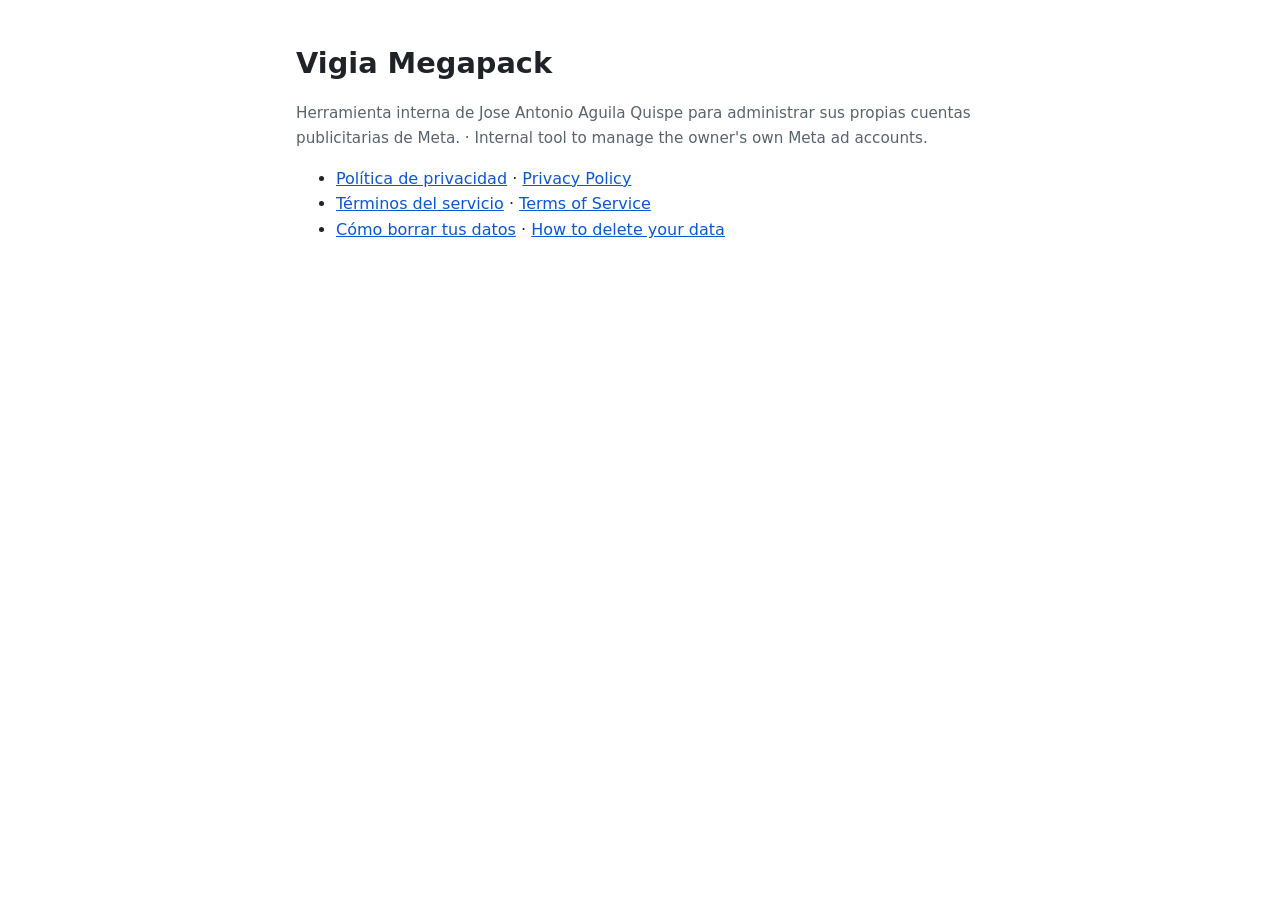
<file: index.html>
<!doctype html>
<html lang="es">
<head>
<meta charset="utf-8">
<meta name="viewport" content="width=device-width, initial-scale=1">
<title>Vigia Megapack · Legal</title>
<link rel="stylesheet" href="estilo.css">
</head>
<body>
<main>
<h1>Vigia Megapack</h1>
<p class="meta">Herramienta interna de Jose Antonio Aguila Quispe para administrar sus propias cuentas publicitarias de Meta. · Internal tool to manage the owner's own Meta ad accounts.</p>
<ul>
<li><a href="privacidad.html">Política de privacidad</a> · <a href="privacy.html">Privacy Policy</a></li>
<li><a href="terminos.html">Términos del servicio</a> · <a href="terms.html">Terms of Service</a></li>
<li><a href="privacidad.html#borrar-datos">Cómo borrar tus datos</a> · <a href="privacy.html#delete-data">How to delete your data</a></li>
</ul>
</main>
</body>
</html>
</file>
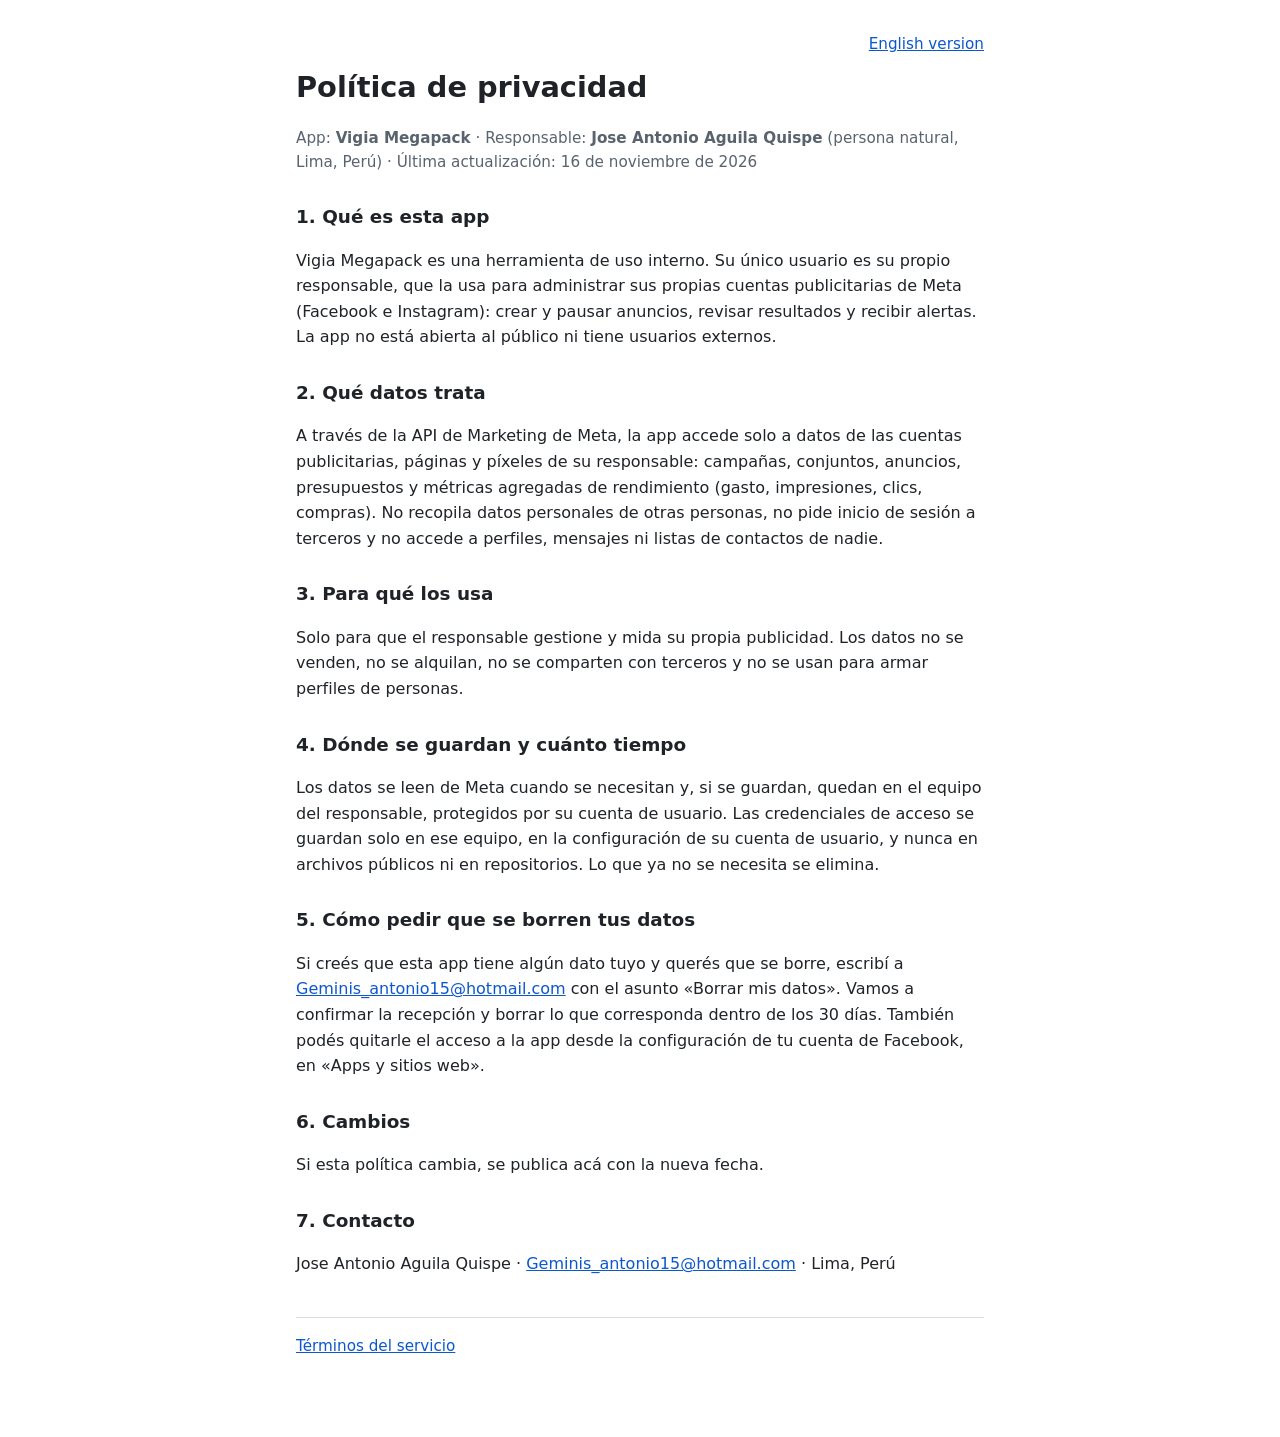
<file: privacidad.html>
<!doctype html>
<html lang="es">
<head>
<meta charset="utf-8">
<meta name="viewport" content="width=device-width, initial-scale=1">
<title>Política de privacidad · Vigia Megapack</title>
<link rel="stylesheet" href="estilo.css">
</head>
<body>
<main>
<p class="idioma"><a href="privacy.html">English version</a></p>
<h1>Política de privacidad</h1>
<p class="meta">App: <strong>Vigia Megapack</strong> · Responsable: <strong>Jose Antonio Aguila Quispe</strong> (persona natural, Lima, Perú) · Última actualización: 16 de noviembre de 2026</p>

<h2>1. Qué es esta app</h2>
<p>Vigia Megapack es una herramienta de uso interno. Su único usuario es su propio responsable, que la usa para administrar sus propias cuentas publicitarias de Meta (Facebook e Instagram): crear y pausar anuncios, revisar resultados y recibir alertas. La app no está abierta al público ni tiene usuarios externos.</p>

<h2>2. Qué datos trata</h2>
<p>A través de la API de Marketing de Meta, la app accede solo a datos de las cuentas publicitarias, páginas y píxeles de su responsable: campañas, conjuntos, anuncios, presupuestos y métricas agregadas de rendimiento (gasto, impresiones, clics, compras). No recopila datos personales de otras personas, no pide inicio de sesión a terceros y no accede a perfiles, mensajes ni listas de contactos de nadie.</p>

<h2>3. Para qué los usa</h2>
<p>Solo para que el responsable gestione y mida su propia publicidad. Los datos no se venden, no se alquilan, no se comparten con terceros y no se usan para armar perfiles de personas.</p>

<h2>4. Dónde se guardan y cuánto tiempo</h2>
<p>Los datos se leen de Meta cuando se necesitan y, si se guardan, quedan en el equipo del responsable, protegidos por su cuenta de usuario. Las credenciales de acceso se guardan solo en ese equipo, en la configuración de su cuenta de usuario, y nunca en archivos públicos ni en repositorios. Lo que ya no se necesita se elimina.</p>

<h2 id="borrar-datos">5. Cómo pedir que se borren tus datos</h2>
<p>Si creés que esta app tiene algún dato tuyo y querés que se borre, escribí a <a href="mailto:Geminis_antonio15@hotmail.com">Geminis_antonio15@hotmail.com</a> con el asunto «Borrar mis datos». Vamos a confirmar la recepción y borrar lo que corresponda dentro de los 30 días. También podés quitarle el acceso a la app desde la configuración de tu cuenta de Facebook, en «Apps y sitios web».</p>

<h2>6. Cambios</h2>
<p>Si esta política cambia, se publica acá con la nueva fecha.</p>

<h2>7. Contacto</h2>
<p>Jose Antonio Aguila Quispe · <a href="mailto:Geminis_antonio15@hotmail.com">Geminis_antonio15@hotmail.com</a> · Lima, Perú</p>

<p class="pie"><a href="terminos.html">Términos del servicio</a></p>
</main>
</body>
</html>
</file>
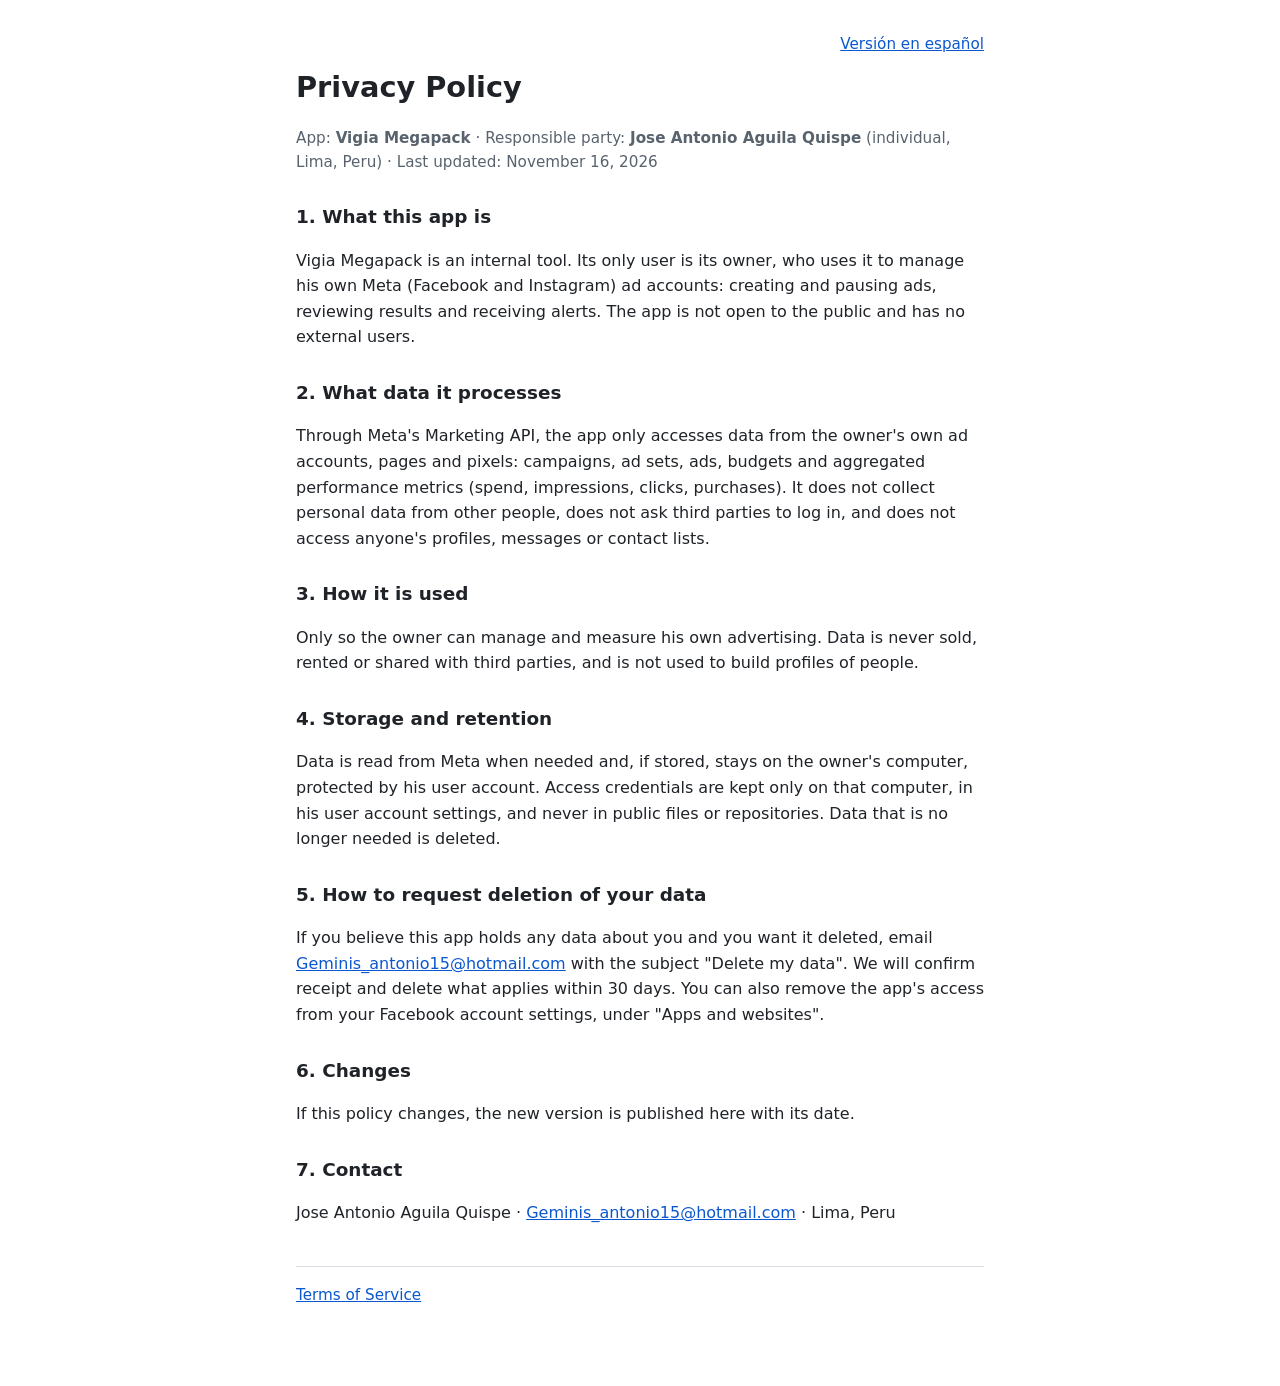
<file: privacy.html>
<!doctype html>
<html lang="en">
<head>
<meta charset="utf-8">
<meta name="viewport" content="width=device-width, initial-scale=1">
<title>Privacy Policy · Vigia Megapack</title>
<link rel="stylesheet" href="estilo.css">
</head>
<body>
<main>
<p class="idioma"><a href="privacidad.html">Versión en español</a></p>
<h1>Privacy Policy</h1>
<p class="meta">App: <strong>Vigia Megapack</strong> · Responsible party: <strong>Jose Antonio Aguila Quispe</strong> (individual, Lima, Peru) · Last updated: November 16, 2026</p>

<h2>1. What this app is</h2>
<p>Vigia Megapack is an internal tool. Its only user is its owner, who uses it to manage his own Meta (Facebook and Instagram) ad accounts: creating and pausing ads, reviewing results and receiving alerts. The app is not open to the public and has no external users.</p>

<h2>2. What data it processes</h2>
<p>Through Meta's Marketing API, the app only accesses data from the owner's own ad accounts, pages and pixels: campaigns, ad sets, ads, budgets and aggregated performance metrics (spend, impressions, clicks, purchases). It does not collect personal data from other people, does not ask third parties to log in, and does not access anyone's profiles, messages or contact lists.</p>

<h2>3. How it is used</h2>
<p>Only so the owner can manage and measure his own advertising. Data is never sold, rented or shared with third parties, and is not used to build profiles of people.</p>

<h2>4. Storage and retention</h2>
<p>Data is read from Meta when needed and, if stored, stays on the owner's computer, protected by his user account. Access credentials are kept only on that computer, in his user account settings, and never in public files or repositories. Data that is no longer needed is deleted.</p>

<h2 id="delete-data">5. How to request deletion of your data</h2>
<p>If you believe this app holds any data about you and you want it deleted, email <a href="mailto:Geminis_antonio15@hotmail.com">Geminis_antonio15@hotmail.com</a> with the subject "Delete my data". We will confirm receipt and delete what applies within 30 days. You can also remove the app's access from your Facebook account settings, under "Apps and websites".</p>

<h2>6. Changes</h2>
<p>If this policy changes, the new version is published here with its date.</p>

<h2>7. Contact</h2>
<p>Jose Antonio Aguila Quispe · <a href="mailto:Geminis_antonio15@hotmail.com">Geminis_antonio15@hotmail.com</a> · Lima, Peru</p>

<p class="pie"><a href="terms.html">Terms of Service</a></p>
</main>
</body>
</html>
</file>
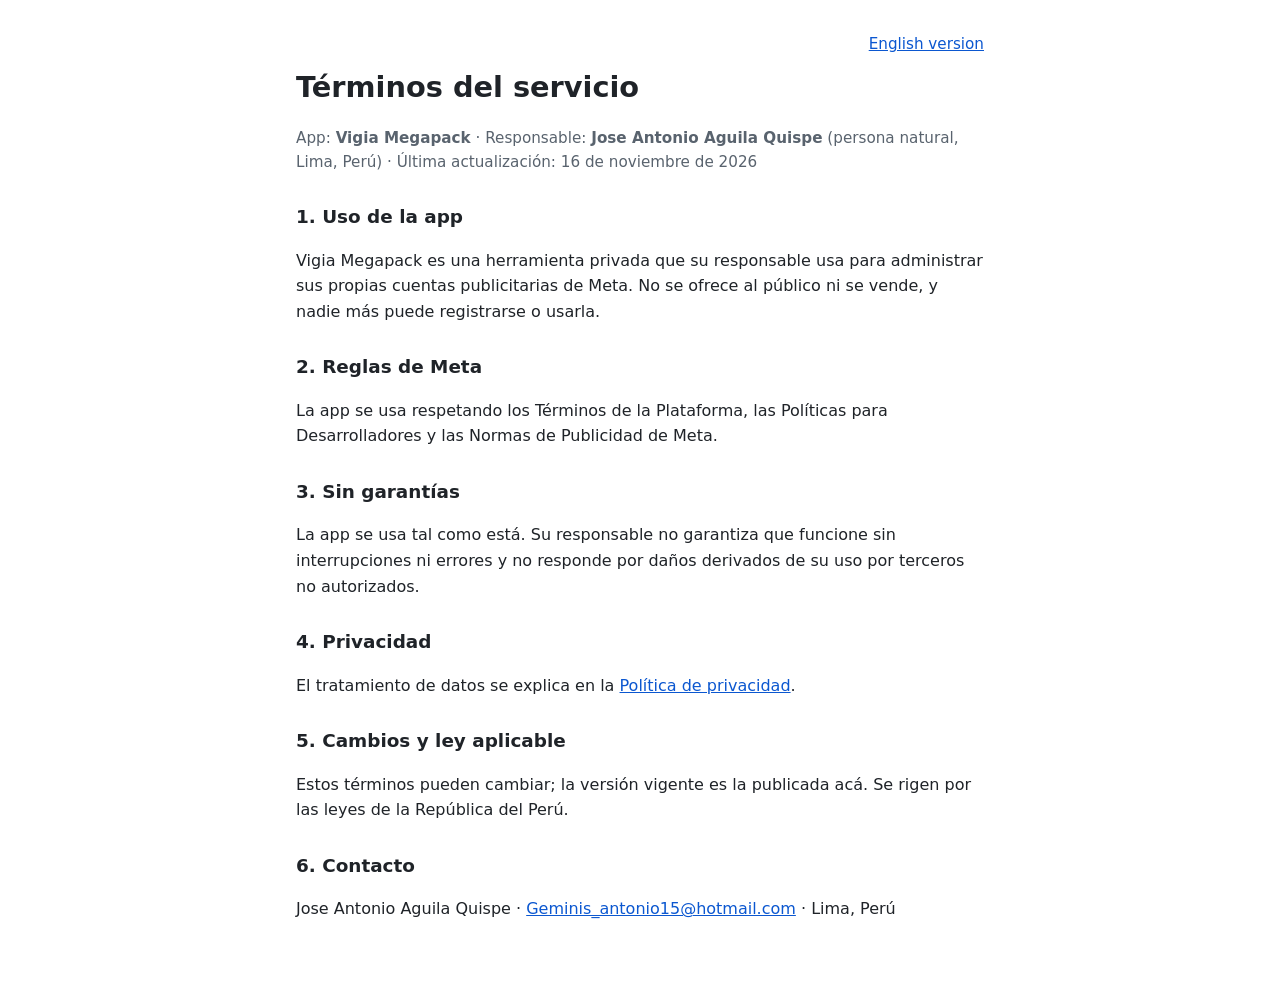
<file: terminos.html>
<!doctype html>
<html lang="es">
<head>
<meta charset="utf-8">
<meta name="viewport" content="width=device-width, initial-scale=1">
<title>Términos del servicio · Vigia Megapack</title>
<link rel="stylesheet" href="estilo.css">
</head>
<body>
<main>
<p class="idioma"><a href="terms.html">English version</a></p>
<h1>Términos del servicio</h1>
<p class="meta">App: <strong>Vigia Megapack</strong> · Responsable: <strong>Jose Antonio Aguila Quispe</strong> (persona natural, Lima, Perú) · Última actualización: 16 de noviembre de 2026</p>

<h2>1. Uso de la app</h2>
<p>Vigia Megapack es una herramienta privada que su responsable usa para administrar sus propias cuentas publicitarias de Meta. No se ofrece al público ni se vende, y nadie más puede registrarse o usarla.</p>

<h2>2. Reglas de Meta</h2>
<p>La app se usa respetando los Términos de la Plataforma, las Políticas para Desarrolladores y las Normas de Publicidad de Meta.</p>

<h2>3. Sin garantías</h2>
<p>La app se usa tal como está. Su responsable no garantiza que funcione sin interrupciones ni errores y no responde por daños derivados de su uso por terceros no autorizados.</p>

<h2>4. Privacidad</h2>
<p>El tratamiento de datos se explica en la <a href="privacidad.html">Política de privacidad</a>.</p>

<h2>5. Cambios y ley aplicable</h2>
<p>Estos términos pueden cambiar; la versión vigente es la publicada acá. Se rigen por las leyes de la República del Perú.</p>

<h2>6. Contacto</h2>
<p>Jose Antonio Aguila Quispe · <a href="mailto:Geminis_antonio15@hotmail.com">Geminis_antonio15@hotmail.com</a> · Lima, Perú</p>
</main>
</body>
</html>
</file>
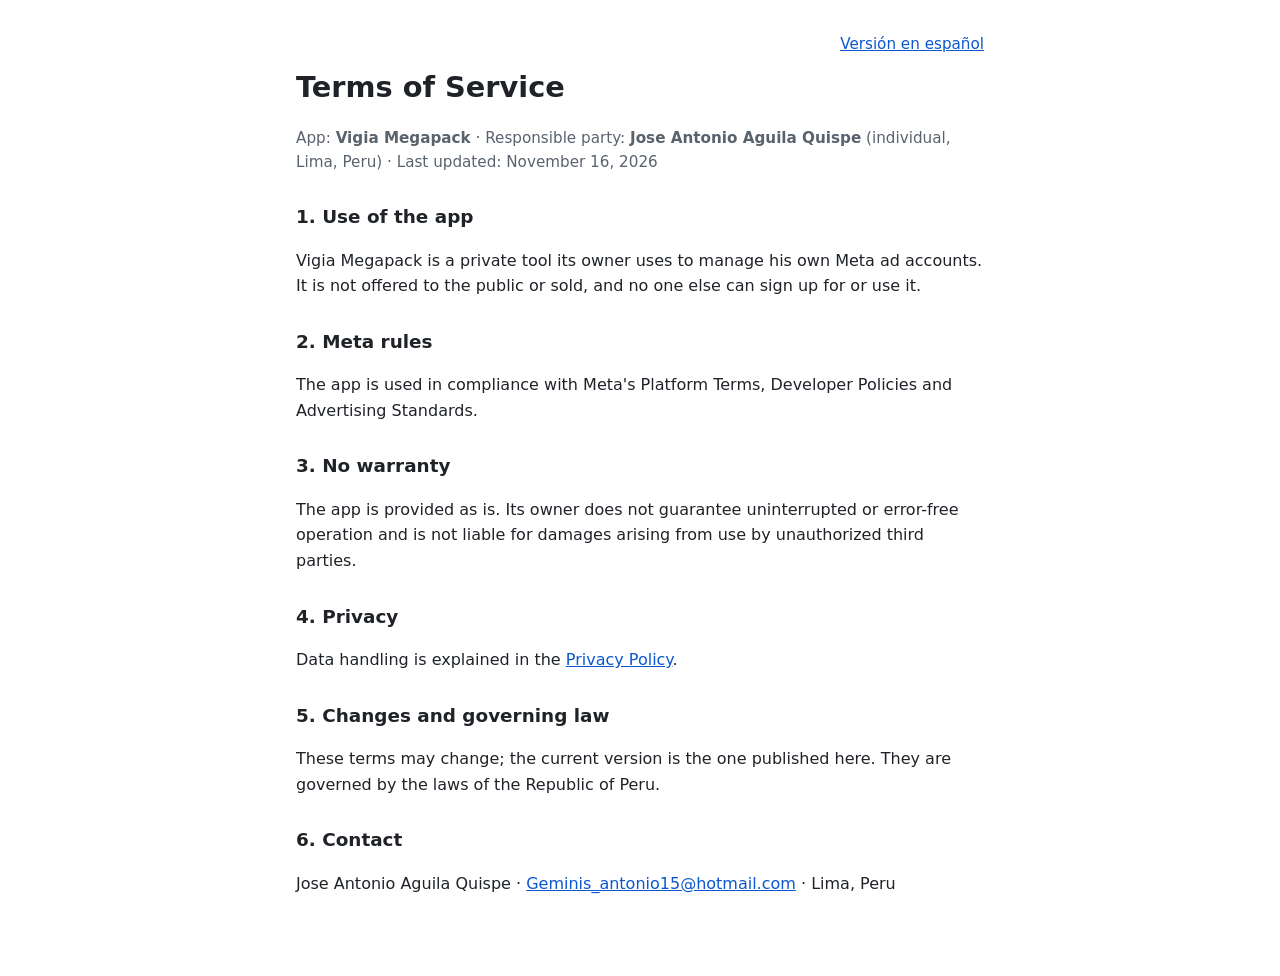
<file: terms.html>
<!doctype html>
<html lang="en">
<head>
<meta charset="utf-8">
<meta name="viewport" content="width=device-width, initial-scale=1">
<title>Terms of Service · Vigia Megapack</title>
<link rel="stylesheet" href="estilo.css">
</head>
<body>
<main>
<p class="idioma"><a href="terminos.html">Versión en español</a></p>
<h1>Terms of Service</h1>
<p class="meta">App: <strong>Vigia Megapack</strong> · Responsible party: <strong>Jose Antonio Aguila Quispe</strong> (individual, Lima, Peru) · Last updated: November 16, 2026</p>

<h2>1. Use of the app</h2>
<p>Vigia Megapack is a private tool its owner uses to manage his own Meta ad accounts. It is not offered to the public or sold, and no one else can sign up for or use it.</p>

<h2>2. Meta rules</h2>
<p>The app is used in compliance with Meta's Platform Terms, Developer Policies and Advertising Standards.</p>

<h2>3. No warranty</h2>
<p>The app is provided as is. Its owner does not guarantee uninterrupted or error-free operation and is not liable for damages arising from use by unauthorized third parties.</p>

<h2>4. Privacy</h2>
<p>Data handling is explained in the <a href="privacy.html">Privacy Policy</a>.</p>

<h2>5. Changes and governing law</h2>
<p>These terms may change; the current version is the one published here. They are governed by the laws of the Republic of Peru.</p>

<h2>6. Contact</h2>
<p>Jose Antonio Aguila Quispe · <a href="mailto:Geminis_antonio15@hotmail.com">Geminis_antonio15@hotmail.com</a> · Lima, Peru</p>
</main>
</body>
</html>
</file>
<file: estilo.css>
:root { --fondo: #ffffff; --texto: #1f2328; --suave: #59636e; --enlace: #0b57d0; --linea: #d8dee4; }
@media (prefers-color-scheme: dark) { :root { --fondo: #0d1117; --texto: #e6edf3; --suave: #9198a1; --enlace: #6ea8fe; --linea: #30363d; } }
* { box-sizing: border-box; }
body { margin: 0; background: var(--fondo); color: var(--texto); font: 16px/1.6 system-ui, -apple-system, "Segoe UI", Roboto, sans-serif; }
main { max-width: 720px; margin: 0 auto; padding: 32px 16px 64px; }
h1 { font-size: 1.8rem; margin: 8px 0; }
h2 { font-size: 1.15rem; margin-top: 28px; }
a { color: var(--enlace); }
.meta, .idioma, .pie { color: var(--suave); font-size: .95rem; }
.idioma { text-align: right; margin: 0; }
.pie { margin-top: 40px; border-top: 1px solid var(--linea); padding-top: 16px; }
</file>
